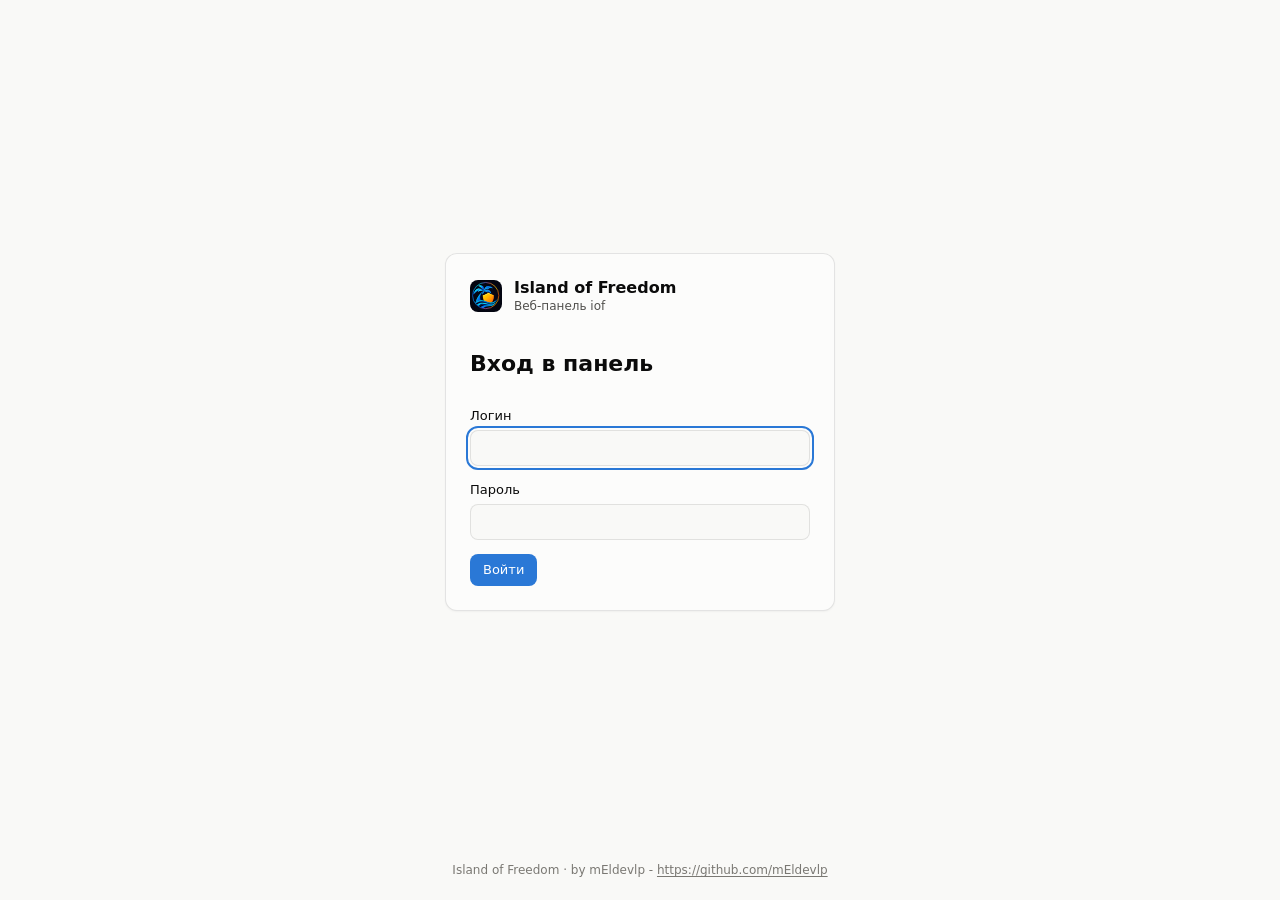
<file: web/static/login.html>
<!doctype html>
<html lang="ru">
<head>
  <meta charset="utf-8">
  <meta name="viewport" content="width=device-width, initial-scale=1">
  <title>Вход · Island of Freedom</title>
  <link rel="icon" href="favicon.svg" type="image/svg+xml">
  <link rel="stylesheet" href="app.css">
  <script src="common.js"></script>
  <script src="login.js" defer></script>
</head>
<body class="login-page">
  <main class="card login-card">
    <div class="brand">
      <img class="logo" src="logo-panel.svg" alt="" width="32" height="32">
      <div><b>Island of Freedom</b><small>Веб-панель iof</small></div>
    </div>
    <h1>Вход в панель</h1>
    <p class="note" id="password-changed" role="status" hidden>Пароль изменён. Войдите с новым паролем.</p>
    <form id="login-form" class="password-form" method="post">
      <div class="field">
        <label for="login">Логин</label>
        <input id="login" name="username" autocomplete="username" maxlength="64" required autofocus>
      </div>
      <div class="field">
        <label for="password">Пароль</label>
        <input id="password" name="password" type="password" autocomplete="current-password" required>
      </div>
      <p class="form-error" id="login-error" role="alert" hidden></p>
      <button class="btn primary" type="submit">Войти</button>
    </form>
  </main>
  <footer class="foot">Island of Freedom · by mEldevlp - <a href="https://github.com/mEldevlp">https://github.com/mEldevlp</a></footer>
</body>
</html>
</file>
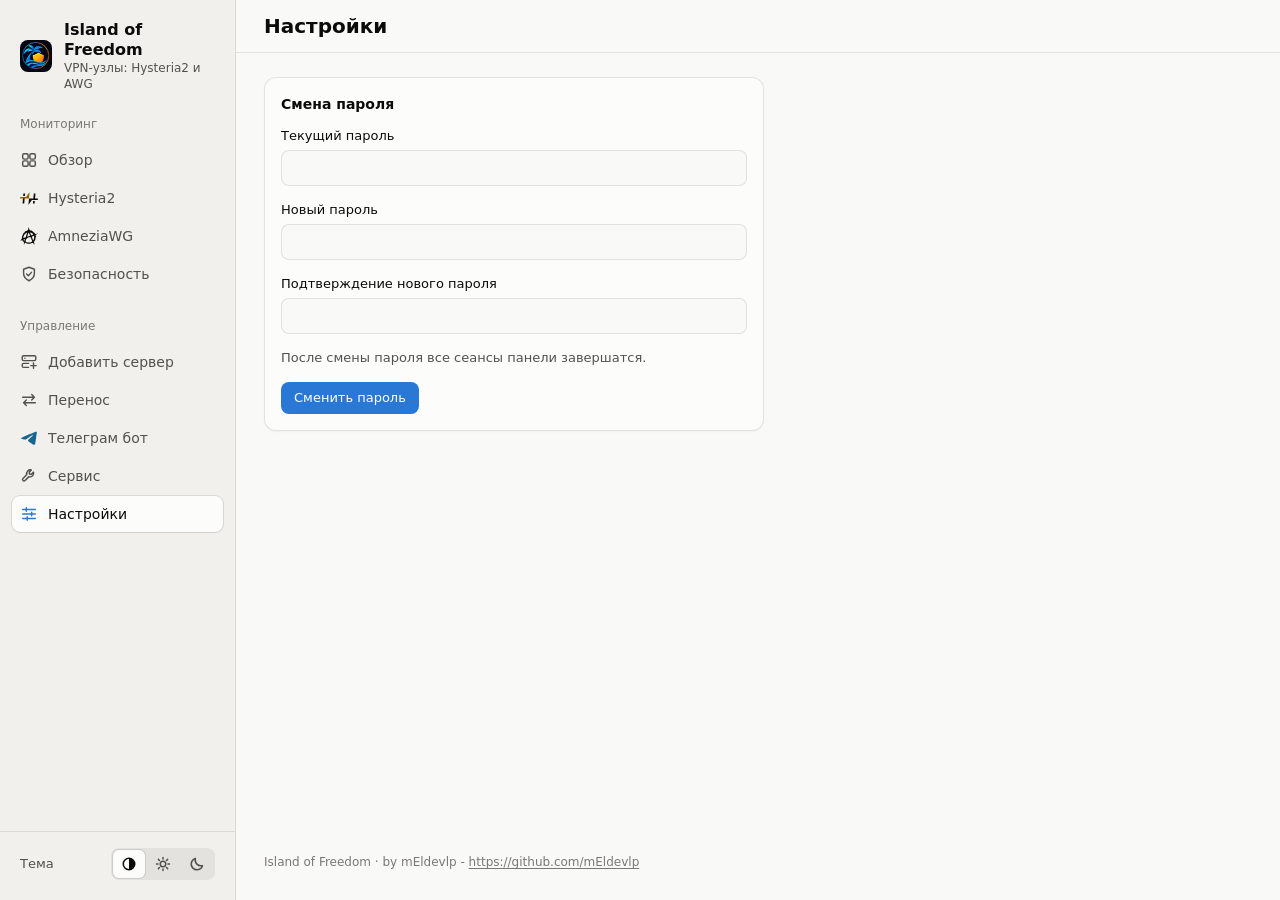
<file: web/static/settings.html>
<!doctype html>
<html lang="ru">
<head>
  <meta charset="utf-8">
  <meta name="viewport" content="width=device-width, initial-scale=1">
  <title>Настройки · Island of Freedom</title>
  <link rel="icon" href="favicon.svg" type="image/svg+xml">
  <link rel="stylesheet" href="app.css">
  <script src="common.js"></script>
  <script src="settings.js" defer></script>
</head>
<body>
  <div class="shell">
    <aside id="sidebar" class="sidebar">
      <a class="brand" href="./">
        <img class="logo" src="logo-panel.svg" alt="" width="32" height="32">
        <span><b>Island of Freedom</b><small>VPN-узлы: Hysteria2 и AWG</small></span>
      </a>
      <nav class="nav" aria-label="Разделы">
        <p class="nav-label">Мониторинг</p>
        <a href="./">
          <svg class="nav-ico" viewBox="0 0 20 20" aria-hidden="true"><rect x="3" y="3" width="6" height="6" rx="1.5"/><rect x="11" y="3" width="6" height="6" rx="1.5"/><rect x="3" y="11" width="6" height="6" rx="1.5"/><rect x="11" y="11" width="6" height="6" rx="1.5"/></svg>
          <span>Обзор</span>
        </a>
        <a href="hy2.html">
          <span class="nav-logo nav-logo-hy2" aria-hidden="true"></span>
          <span>Hysteria2</span>
        </a>
        <a href="awg.html">
          <span class="nav-logo nav-logo-amnezia" aria-hidden="true"></span>
          <span>AmneziaWG</span>
        </a>
        <a href="security.html">
          <svg class="nav-ico" viewBox="0 0 20 20" aria-hidden="true"><path d="M10 2.5l6 2.2v4.5c0 3.7-2.4 6.6-6 8.3-3.6-1.7-6-4.6-6-8.3V4.7zM7.4 10l1.9 1.9 3.4-3.7"/></svg>
          <span>Безопасность</span>
        </a>
        <p class="nav-label">Управление</p>
        <a href="add.html">
          <svg class="nav-ico" viewBox="0 0 20 20" aria-hidden="true"><rect x="2.5" y="3" width="15" height="5.5" rx="1.5"/><path d="M9.5 11.5H4A1.5 1.5 0 0 0 2.5 13v1.5A1.5 1.5 0 0 0 4 16h5.5M15 11v6M12 14h6M5.5 5.75h.01"/></svg>
          <span>Добавить сервер</span>
        </a>
        <a href="migrate.html">
          <svg class="nav-ico" viewBox="0 0 20 20" aria-hidden="true"><path d="M3 7h13M13 4l3 3-3 3M17 13H4M7 10l-3 3 3 3"/></svg>
          <span>Перенос</span>
          <span id="nav-migrate" class="nav-badge" hidden></span>
        </a>
        <a href="bot.html">
          <span class="nav-logo nav-logo-tg" aria-hidden="true"></span>
          <span>Телеграм бот</span>
        </a>
        <a href="service.html">
          <svg class="nav-ico" viewBox="0 0 20 20" aria-hidden="true"><path d="M12.6 3.3a4 4 0 0 0-5 5.1l-4.3 4.3a1.6 1.6 0 0 0 2.3 2.3l4.3-4.3a4 4 0 0 0 5.1-5l-2.4 2.4-2.1-.3-.3-2.1z"/></svg>
          <span>Сервис</span>
        </a>
        <a href="settings.html" aria-current="page">
          <svg class="nav-ico" viewBox="0 0 20 20" aria-hidden="true"><path d="M3 5h14M3 10h14M3 15h14M7 3v4M13 8v4M8 13v4"/></svg>
          <span>Настройки</span>
        </a>
      </nav>
      <div class="side-foot">
        <p id="demo-chip" class="demo-chip" hidden>Демо-режим: данные выдуманы, сервер не нужен</p>
        <div class="theme-row">
          <span id="theme-label">Тема</span>
          <div class="theme" role="group" aria-labelledby="theme-label">
            <button type="button" data-set-theme="auto" title="Как в системе" aria-label="Как в системе"><svg viewBox="0 0 16 16" aria-hidden="true"><circle cx="8" cy="8" r="5.75"/><path class="fill" d="M8 2.25a5.75 5.75 0 0 1 0 11.5z"/></svg></button>
            <button type="button" data-set-theme="light" title="Светлая" aria-label="Светлая"><svg viewBox="0 0 16 16" aria-hidden="true"><circle cx="8" cy="8" r="2.75"/><path d="M8 1.5v1.5M8 13v1.5M1.5 8H3M13 8h1.5M3.4 3.4l1.06 1.06M11.54 11.54l1.06 1.06M3.4 12.6l1.06-1.06M11.54 4.46l1.06-1.06"/></svg></button>
            <button type="button" data-set-theme="dark" title="Тёмная" aria-label="Тёмная"><svg viewBox="0 0 16 16" aria-hidden="true"><path d="M13.5 9.6A5.75 5.75 0 0 1 6.4 2.5a5.75 5.75 0 1 0 7.1 7.1z"/></svg></button>
          </div>
        </div>
      </div>
    </aside>

    <div class="content">
      <header class="page-head">
        <button id="menu-btn" class="btn menu-btn" type="button" aria-controls="sidebar" aria-expanded="false" aria-label="Меню">
          <svg viewBox="0 0 16 16" aria-hidden="true"><path d="M2.5 4h11M2.5 8h11M2.5 12h11" fill="none" stroke="currentColor" stroke-width="1.6" stroke-linecap="round"/></svg>
        </button>
        <div class="page-title"><h1>Настройки</h1></div>
      </header>

      <main>
        <section class="card settings-card">
          <div class="card-head"><h2>Смена пароля</h2></div>
          <form id="password-form" class="password-form pad" method="post">
            <div class="field">
              <label for="current-password">Текущий пароль</label>
              <input id="current-password" name="current-password" type="password" autocomplete="current-password" maxlength="1024" required>
            </div>
            <div class="field">
              <label for="new-password">Новый пароль</label>
              <input id="new-password" name="new-password" type="password" autocomplete="new-password" maxlength="1024" required>
            </div>
            <div class="field">
              <label for="confirm-password">Подтверждение нового пароля</label>
              <input id="confirm-password" name="confirm-password" type="password" autocomplete="new-password" maxlength="1024" required>
            </div>
            <p class="hint">После смены пароля все сеансы панели завершатся.</p>
            <p class="form-error" id="password-error" role="alert" hidden></p>
            <button class="btn primary" type="submit">Сменить пароль</button>
          </form>
        </section>
      </main>
      <footer class="foot">Island of Freedom · by mEldevlp - <a href="https://github.com/mEldevlp">https://github.com/mEldevlp</a></footer>
    </div>
  </div>
</body>
</html>
</file>
<file: web/static/app.css>
/* Цвета: светлая и тёмная тема по настройке системы или по выбору в меню (data-theme на <html>,
   ставит common.js). Поверхности нейтральные, цвет несут статусы и одна акцентная кнопка */
:root {
  color-scheme: light;
  --page: #f9f9f7;
  --surface: #fcfcfb;
  --surface-2: #f3f2ee;
  --side: #f1f0ec;
  --side-on: #fcfcfb;
  --nav-logo-hy2: url("hy2-light-logo.svg");
  --nav-logo-amnezia: url("amnezia-light-logo.svg");
  --nav-logo-tg: url("tg-light-logo.svg");
  --ink: #0b0b0b;
  --ink-2: #52514e;
  --muted: #7a7873;
  --grid: #e1e0d9;
  --axis: #c3c2b7;
  --ring: rgba(11, 11, 11, 0.10);
  --accent: #2a78d6;
  --track: #ebeae5;
  --meter: #7a7873;
  --good: #16a34a;
  --warn: #c98a0b;
  --crit: #d03b3b;
  --good-bg: rgba(22, 163, 74, 0.09);
  --warn-bg: rgba(250, 178, 25, 0.16);
  --crit-bg: rgba(208, 59, 59, 0.09);
  --shadow: 0 1px 2px rgba(11, 11, 11, 0.04);
  --mono: ui-monospace, "Cascadia Mono", "SFMono-Regular", Consolas, monospace;
  /* Одна кривая для всех переходов */
  --ease: cubic-bezier(0.22, 1, 0.36, 1);
  /* Терминал на странице узла тёмный в обеих темах, как окно PuTTY. Цвета берёт term.js */
  --term-bg: #0d0d0d;
  --term-fg: #f0efec;
  --term-cursor: #f0efec;
  --term-sel: rgba(57, 135, 229, 0.4);
  /* Каркас: ширина бокового меню, поля и ширина содержимого */
  --side-w: 236px;
  --gutter: 28px;
  --wrap: 1384px;
}
@media (prefers-color-scheme: dark) {
  :root:not([data-theme="light"]) {
    color-scheme: dark;
    --page: #0d0d0d;
    --surface: #1a1a19;
    --surface-2: #222220;
    --side: #131312;
    --side-on: #262624;
    --nav-logo-hy2: url("hy2-dark-logo.svg");
    --nav-logo-amnezia: url("amnezia-dark-logo.svg");
    --nav-logo-tg: url("tg-dark-logo.svg");
    --ink: #f0efec;
    --ink-2: #c3c2b7;
    --muted: #8f8d87;
    --grid: #2c2c2a;
    --axis: #383835;
    --ring: rgba(255, 255, 255, 0.10);
    --accent: #3987e5;
    --track: #2c2c2a;
    --meter: #8f8d87;
    --good: #4cc38a;
    --warn: #f0b429;
    --crit: #e5484d;
    --good-bg: rgba(76, 195, 138, 0.12);
    --warn-bg: rgba(240, 180, 41, 0.12);
    --crit-bg: rgba(229, 72, 77, 0.14);
    --shadow: none;
  }
}
:root[data-theme="dark"] {
  color-scheme: dark;
  --page: #0d0d0d;
  --surface: #1a1a19;
  --surface-2: #222220;
  --side: #131312;
  --side-on: #262624;
  --nav-logo-hy2: url("hy2-dark-logo.svg");
  --nav-logo-amnezia: url("amnezia-dark-logo.svg");
  --nav-logo-tg: url("tg-dark-logo.svg");
  --ink: #f0efec;
  --ink-2: #c3c2b7;
  --muted: #8f8d87;
  --grid: #2c2c2a;
  --axis: #383835;
  --ring: rgba(255, 255, 255, 0.10);
  --accent: #3987e5;
  --track: #2c2c2a;
  --meter: #8f8d87;
  --good: #4cc38a;
  --warn: #f0b429;
  --crit: #e5484d;
  --good-bg: rgba(76, 195, 138, 0.12);
  --warn-bg: rgba(240, 180, 41, 0.12);
  --crit-bg: rgba(229, 72, 77, 0.14);
  --shadow: none;
}

* { box-sizing: border-box; }
/* hidden должен скрывать и элементы, которым задан display */
[hidden] { display: none !important; }
html { -webkit-text-size-adjust: 100%; }
body {
  margin: 0;
  background: var(--page);
  color: var(--ink);
  font: 14px/20px system-ui, -apple-system, "Segoe UI", Roboto, sans-serif;
}
h1, h2, p { margin: 0; }
code, .mono { font-family: var(--mono); font-size: 12px; }
.sr-only {
  position: absolute; width: 1px; height: 1px; overflow: hidden;
  clip: rect(0 0 0 0); white-space: nowrap;
}

/* Каркас: боковое меню слева, справа шапка страницы, содержимое и подвал */
.shell { display: grid; grid-template-columns: var(--side-w) minmax(0, 1fr); min-height: 100vh; }
.content { display: flex; flex-direction: column; min-width: 0; }

/* Боковое меню: логотип, иконки пунктов, подписи разделов и «Тема» начинаются на 20px от края */
.sidebar {
  position: sticky; top: 0; height: 100vh; overflow-y: auto;
  display: flex; flex-direction: column;
  background: var(--side);
  border-right: 1px solid var(--ring);
}
.brand {
  display: flex; align-items: center; gap: 12px;
  padding: 20px 20px 12px;
  color: inherit; text-decoration: none;
}
.logo { width: 32px; height: 32px; flex: none; object-fit: contain; border-radius: 8px; }
.brand b { display: block; font-size: 16px; font-weight: 600; line-height: 20px; }
.brand small { display: block; font-size: 12px; line-height: 16px; color: var(--ink-2); }

.nav { display: flex; flex-direction: column; gap: 2px; padding: 0 12px 12px; }
.nav-label { padding: 24px 8px 8px; font-size: 12px; line-height: 16px; font-weight: 500; color: var(--muted); }
.nav-label:first-child { padding-top: 12px; }
.nav a {
  display: flex; align-items: center; gap: 10px;
  min-height: 36px; padding: 0 8px; border-radius: 8px;
  color: var(--ink-2); text-decoration: none; font-weight: 500;
  transition: background-color 0.12s var(--ease), color 0.12s var(--ease);
}
.nav a:hover { background: color-mix(in srgb, var(--ink) 5%, transparent); color: var(--ink); }
.nav a[aria-current] { background: var(--side-on); color: var(--ink); box-shadow: 0 0 0 1px var(--ring), var(--shadow); }
.nav-ico, .nav-logo { width: 18px; height: 18px; flex: none; }
.nav-ico {
  fill: none; stroke: currentColor; stroke-width: 1.6; stroke-linecap: round; stroke-linejoin: round;
}
.nav a[aria-current] .nav-ico { color: var(--accent); }
.nav-logo { background: center / contain no-repeat; }
.nav-logo-hy2 { background-image: var(--nav-logo-hy2); }
.nav-logo-amnezia { background-image: var(--nav-logo-amnezia); }
.nav-logo-tg { background-image: var(--nav-logo-tg); }
/* Отметка у пункта меню, например «идёт» у переноса */
.nav-badge {
  margin-left: auto; padding: 0 6px; border-radius: 4px;
  font-size: 12px; font-weight: 500; line-height: 20px; white-space: nowrap;
  background: var(--warn-bg); color: var(--ink);
  border: 1px solid color-mix(in srgb, var(--warn) 45%, transparent);
}

.side-foot { margin-top: auto; padding: 16px 20px 20px; border-top: 1px solid var(--ring); display: grid; gap: 12px; }
.demo-chip {
  padding: 8px 12px; border-radius: 8px; font-size: 12px; line-height: 16px; color: var(--ink-2);
  background: var(--surface); border: 1px solid var(--ring);
}
.theme-row { display: flex; align-items: center; justify-content: space-between; gap: 8px; font-size: 13px; color: var(--ink-2); }
.theme { display: inline-flex; gap: 2px; padding: 2px; border-radius: 8px; background: color-mix(in srgb, var(--ink) 6%, transparent); }
.theme button {
  display: grid; place-items: center; width: 32px; height: 28px; padding: 0;
  border: 0; border-radius: 6px; background: none; color: var(--ink-2); cursor: pointer;
  transition: background-color 0.12s var(--ease), color 0.12s var(--ease);
}
.theme button:hover { color: var(--ink); }
.theme button[aria-pressed="true"] { background: var(--surface); color: var(--ink); box-shadow: 0 0 0 1px var(--ring); }
.theme svg { width: 16px; height: 16px; fill: none; stroke: currentColor; stroke-width: 1.5; stroke-linecap: round; stroke-linejoin: round; }
.theme svg .fill { fill: currentColor; stroke: none; }

/* Шапка страницы: заголовок и действия, на узком экране ещё кнопка меню */
.page-head {
  position: sticky; top: 0; z-index: 5;
  display: flex; align-items: center; gap: 12px 20px; flex-wrap: wrap;
  padding: 12px max(var(--gutter), calc((100% - var(--wrap)) / 2));
  background: var(--page);
  border-bottom: 1px solid var(--ring);
}
.page-title { margin-right: auto; min-width: 0; }
.page-title h1 { font-size: 20px; font-weight: 600; line-height: 28px; }
.page-title p { font-size: 13px; color: var(--ink-2); }
.node-heading { display: flex; align-items: center; gap: 8px; width: fit-content; max-width: 100%; }
.node-heading h1 { overflow-wrap: anywhere; min-width: 0; }
.rename-open { opacity: 0; flex-shrink: 0; }
.node-heading:hover .rename-open, .node-heading:focus-within .rename-open { opacity: 1; }
.rename-form { max-width: 480px; }
.rename-row { display: flex; flex-wrap: wrap; align-items: center; gap: 8px; }
.rename-row input { flex: 1 1 180px; min-width: 0; }
@media (hover: none) { .rename-open { opacity: 1; } }
.controls { display: flex; align-items: center; gap: 8px; flex-wrap: wrap; }
.scrim { display: none; }
.stamp { font-size: 13px; color: var(--ink-2); font-variant-numeric: tabular-nums; }

select, input[type="search"], .btn {
  height: 32px;
  border: 1px solid var(--ring);
  border-radius: 8px;
  background: var(--surface);
  color: var(--ink);
  font: inherit;
  font-size: 13px;
}
select { padding: 0 8px; }
input[type="search"] { padding: 0 12px; width: 240px; max-width: 100%; }
input[type="search"]::placeholder { color: var(--muted); }
.btn {
  display: inline-flex; align-items: center; gap: 6px;
  padding: 0 12px; cursor: pointer; font-weight: 500;
  transition: background-color 0.12s var(--ease), border-color 0.12s var(--ease), transform 0.12s var(--ease);
}
.btn svg { width: 14px; height: 14px; }
.btn:hover { background: var(--surface-2); }
.btn:active:not(:disabled) { transform: scale(0.98); }
.btn[aria-busy="true"] svg { animation: spin 0.9s linear infinite; }
.btn[aria-busy="true"] { cursor: progress; }
@keyframes spin { to { transform: rotate(360deg); } }
:focus-visible { outline: 2px solid var(--accent); outline-offset: 2px; }
/* Кнопка меню видна только на узком экране, там меню выезжает слева */
.menu-btn { display: none; width: 32px; padding: 0; justify-content: center; }
.menu-btn svg { width: 16px; height: 16px; }

/* Раскладки внутри main подстраиваются под его ширину (container queries внизу файла),
   а не под ширину окна: место занимает ещё и боковое меню */
/* Мастер первого запуска использует те же поля, что добавление сервера. */
#overview-content { display: flex; flex-direction: column; gap: 16px; }
.setup-form > .field, .setup-form > .hint { margin: 0 16px 16px; }
.setup-form select {
  width: 100%; min-height: 36px; padding: 8px 12px;
  border: 1px solid var(--ring); border-radius: 8px;
  background: var(--page); color: var(--ink); font: inherit;
}

main {
  container: content / inline-size;
  flex: 1;
  width: 100%; max-width: calc(var(--wrap) + 2 * var(--gutter));
  margin: 0 auto;
  padding: 24px var(--gutter) 8px;
  display: flex; flex-direction: column; gap: 16px;
}

.card {
  background: var(--surface);
  border: 1px solid var(--ring);
  border-radius: 12px;
  box-shadow: var(--shadow);
  min-width: 0;
}
.card-head {
  display: flex; align-items: center; justify-content: space-between; gap: 8px 16px;
  flex-wrap: wrap;
  padding: 16px 16px 12px;
}
.card h2 { font-size: 14px; font-weight: 600; }
.count { color: var(--muted); font-weight: 400; margin-left: 4px; font-variant-numeric: tabular-nums; }
.filters { display: flex; align-items: center; gap: 12px; flex-wrap: wrap; }
.check { display: inline-flex; align-items: center; gap: 6px; font-size: 13px; color: var(--ink-2); cursor: pointer; }
.check input { margin: 0; accent-color: var(--accent); }

/* Сообщение об ошибке связи с панелью: та же плашка, что .note и .form-error */
.alert {
  padding: 8px 12px;
  border-radius: 8px;
  background: var(--crit-bg);
  border: 1px solid color-mix(in srgb, var(--crit) 35%, transparent);
  font-size: 13px;
}

/* Общее состояние */
.health {
  display: flex; gap: 12px; align-items: flex-start;
  padding: 16px 20px;
  border-radius: 12px;
  border: 1px solid var(--ring);
  background: var(--surface);
}
.health.good { background: var(--good-bg); border-color: color-mix(in srgb, var(--good) 30%, transparent); }
.health.crit { background: var(--crit-bg); border-color: color-mix(in srgb, var(--crit) 35%, transparent); }
.health.warn { background: var(--warn-bg); border-color: color-mix(in srgb, var(--warn) 45%, transparent); }
/* Только сводка отдельного узла: аудит и состояние бота сохраняют сплошную подложку. */
.node-health.crit { background: linear-gradient(to right, var(--crit-bg), transparent 25%) var(--surface); }
.node-health.warn { background: linear-gradient(to right, var(--warn-bg), transparent 25%) var(--surface); }
.health .big-ico { width: 24px; height: 24px; flex: none; }
.health h2 { font-size: 16px; font-weight: 600; line-height: 24px; }
.health .sub { color: var(--ink-2); font-size: 13px; }
.issues { list-style: none; margin: 12px 0 0; padding: 0; display: grid; gap: 4px; }
.issues li { display: flex; gap: 8px; align-items: baseline; }
.issues b { font-weight: 500; }

/* Плитки сводки: подпись, число, пояснение */
.kpis { display: grid; grid-template-columns: repeat(5, minmax(0, 1fr)); gap: 12px; }
.kpi {
  background: var(--surface);
  border: 1px solid var(--ring);
  border-radius: 12px;
  padding: 16px;
  box-shadow: var(--shadow);
  min-width: 0;
  transition: border-color 0.12s var(--ease);
}
.kpi .label { font-size: 13px; color: var(--ink-2); }
.kpi .value { font-size: 28px; font-weight: 500; line-height: 32px; margin-top: 4px; font-variant-numeric: tabular-nums; }
.kpi .value small { font-size: 14px; font-weight: 400; color: var(--ink-2); margin-left: 4px; }
.kpi .sub { font-size: 13px; color: var(--ink-2); margin-top: 4px; }
.kpi .sub + .sub { margin-top: 0; }

/* Статус: иконка + подпись, цвет никогда не один */
.st { display: inline-flex; align-items: center; gap: 6px; white-space: nowrap; }
.ico { width: 14px; height: 14px; flex: none; }
.ico.good { color: var(--good); }
.ico.warn { color: var(--warn); }
.ico.crit { color: var(--crit); }
.ico.none { color: var(--muted); }
.muted { color: var(--muted); }
.sub-line { display: block; font-size: 12px; line-height: 16px; color: var(--ink-2); margin-top: 4px; white-space: nowrap; }

/* Таблица узлов. Крайние колонки с отступом 16px, как заголовок карточки */
.table-wrap { overflow-x: auto; }

table.nodes { width: 100%; border-collapse: collapse; font-variant-numeric: tabular-nums; }
.nodes th {
  text-align: left; font-size: 12px; font-weight: 500; color: var(--ink-2);
  padding: 8px; background: var(--surface-2);
  border-top: 1px solid var(--grid); border-bottom: 1px solid var(--grid);
  white-space: nowrap;
}
.nodes td { padding: 12px 8px; border-bottom: 1px solid var(--grid); vertical-align: top; }
.nodes th:first-child, .nodes td:first-child { padding-left: 16px; }
.nodes th:last-child, .nodes td:last-child { padding-right: 16px; }
.nodes tbody tr:last-child td { border-bottom: 0; }
.nodes tbody tr:is(:hover, :focus-within) { background-color: color-mix(in srgb, var(--surface-2) 60%, transparent); }
.nodes tr.is-controller { background-color: color-mix(in srgb, var(--accent) 6%, var(--surface)); }
.nodes tr.is-controller:is(:hover, :focus-within) { background-color: color-mix(in srgb, var(--accent) 12%, var(--surface)); }
/* Подложка одна на всю строку: постепенно исчезает на первой четверти ширины. */
.nodes tr.is-crit { background-image: linear-gradient(to right, var(--crit-bg), transparent 25%); }
.nodes tr.is-warn { background-image: linear-gradient(to right, var(--warn-bg), transparent 25%); }
.nodes tr.is-crit td:first-child { box-shadow: inset 3px 0 0 var(--crit); }
.nodes tr.is-warn td:first-child { box-shadow: inset 3px 0 0 var(--warn); }
.nodes .num { text-align: right; }
.nodes .col-meter { width: 112px; }
.node-name { display: flex; align-items: center; gap: 6px; font-weight: 500; }
@font-face {
  font-family: "Twemoji Country Flags";
  src: url("TwemojiCountryFlags.woff2") format("woff2");
  font-display: block;
}
.node-flag { font: 16px/1 "Twemoji Country Flags", sans-serif; }
.node-status { white-space: normal; }
.node-status .st { align-items: baseline; white-space: normal; }
.node-status .ico { align-self: flex-start; margin-top: 2px; }
.node-cell { display: flex; gap: 8px; align-items: flex-start; }
.node-cell .ico { margin-top: 3px; }
.offline { color: var(--ink-2); }

/* Полоска ЦП, памяти, диска: в норме нейтральная, цвет только у внимания и проблемы */
.meter { min-width: 92px; }
.meter .top { display: flex; align-items: center; gap: 4px; font-weight: 500; }
.meter .top .ico { width: 12px; height: 12px; }
.track { height: 6px; border-radius: 3px; background: var(--track); margin-top: 4px; overflow: hidden; }
.track i { display: block; height: 100%; border-radius: 3px; background: var(--meter); min-width: 2px; }
.track i.warn { background: var(--warn); }
.track i.crit { background: var(--crit); }

.empty { padding: 16px; color: var(--ink-2); font-size: 13px; }
.empty code { background: var(--surface-2); padding: 1px 4px; border-radius: 4px; }

/* Нижние списки */
.grid3 { display: grid; grid-template-columns: repeat(3, minmax(0, 1fr)); gap: 16px; align-items: start; }
.list { padding: 0 16px 8px; }
.list .item { padding: 12px 0; border-top: 1px solid var(--grid); }
.item-head { display: flex; justify-content: space-between; align-items: baseline; gap: 8px; }
.item-title { font-weight: 500; overflow-wrap: anywhere; }
.item-meta { font-size: 12px; color: var(--muted); white-space: nowrap; font-variant-numeric: tabular-nums; }
.route { display: grid; grid-template-columns: auto 1fr; gap: 4px 12px; margin-top: 8px; font-size: 13px; }
.route .proto { color: var(--ink-2); font-weight: 500; font-size: 12px; padding-top: 1px; }
.route .path { font-family: var(--mono); font-size: 12px; overflow-wrap: anywhere; }
.route .arrow { color: var(--muted); padding: 0 4px; }
.chips { display: flex; flex-wrap: wrap; gap: 4px; margin-top: 8px; }
/* Метки: нейтральные, с небольшим скруглением. .tag — то же самое внутри строки */
.chip, .tag {
  font-size: 12px; line-height: 18px; padding: 0 6px; border-radius: 4px;
  background: var(--surface-2); color: var(--ink-2); border: 1px solid var(--grid);
}
.list .empty { padding: 4px 0 12px; border-top: 0; }

a.kpi-link, a.item-link { color: inherit; text-decoration: none; display: block; }
a.kpi-link:hover { border-color: color-mix(in srgb, var(--ink) 24%, transparent); }
a.item-link:hover .item-title { color: var(--accent); }

.btn.primary { background: var(--accent); border-color: transparent; color: #fff; }
.btn.primary:hover { background: color-mix(in srgb, var(--accent) 88%, #000); }
.btn:disabled { opacity: 0.5; cursor: default; }
.btn.small { height: 28px; padding: 0 10px; font-size: 12px; }
.card-note { font-size: 13px; color: var(--ink-2); }

/* Страница Hysteria2 */
.hy2-layout { display: grid; grid-template-columns: minmax(240px, 300px) minmax(0, 1fr); gap: 16px; align-items: start; }
.group-list { padding: 0 8px 8px; display: grid; gap: 2px; }
.group-list .empty { padding: 4px 8px 12px; }
/* Выбранная группа — ступень поверхности и тонкая рамка, как активный пункт меню */
.group-item {
  display: block; padding: 8px; border-radius: 8px;
  color: inherit; text-decoration: none;
  transition: background-color 0.12s var(--ease);
}
.group-item:hover { background: var(--surface-2); }
.group-item[aria-current="true"] { background: var(--surface-2); box-shadow: 0 0 0 1px var(--ring); }
.group-item .item-title { display: inline-flex; align-items: center; gap: 4px; }

.group-detail .card-head { align-items: flex-start; }
.actions { display: flex; align-items: center; gap: 12px; flex-wrap: wrap; }
.note {
  display: flex; gap: 8px; align-items: flex-start;
  margin: 0 16px 12px; padding: 8px 12px; border-radius: 8px; font-size: 13px;
}
.note .ico { margin-top: 3px; }
.note.warn { background: var(--warn-bg); border: 1px solid color-mix(in srgb, var(--warn) 45%, transparent); }
.note code { background: var(--surface); padding: 1px 4px; border-radius: 4px; }
.group-body { display: grid; grid-template-columns: minmax(0, 1fr) auto; gap: 16px; padding: 0 16px; }
.links { list-style: none; margin: 0; padding: 0; min-width: 0; }
.link {
  display: flex; align-items: center; gap: 12px;
  padding: 8px 0; border-top: 1px solid var(--grid);
}
.link-main { flex: 1; min-width: 0; }
.link-title { font-weight: 500; display: flex; align-items: baseline; gap: 8px; flex-wrap: wrap; }
.link-title .mono { font-weight: 400; }
.link-url {
  display: block; margin-top: 2px; font-size: 12px; line-height: 16px; color: var(--ink-2);
  white-space: nowrap; overflow: hidden; text-overflow: ellipsis;
}
.link-actions { display: flex; gap: 8px; flex: none; }
.qr-all { margin: 0; padding-top: 8px; width: 240px; text-align: center; }
.qr-all figcaption { font-size: 12px; color: var(--ink-2); margin-top: 8px; }
/* QR всегда на белом: тёмный фон сканеры читают плохо */
img.qr { display: block; width: 100%; max-width: 240px; height: auto; margin: 0 auto; background: #fff; border-radius: 8px; padding: 8px; }
.qr-placeholder {
  display: grid; place-items: center; min-height: 160px; padding: 16px;
  border: 1px dashed var(--axis); border-radius: 8px; font-size: 13px; color: var(--ink-2); text-align: center;
}
.hint { margin: 0; font-size: 13px; color: var(--ink-2); }
.group-detail > .hint { padding: 12px 16px 16px; }

.cmds { margin: 0; padding: 0 16px 16px; display: grid; grid-template-columns: max-content 1fr; gap: 8px 16px; font-size: 13px; }
.cmds dt { margin: 0; }
.cmds dd { margin: 0; color: var(--ink-2); }

/* Диалог: QR-код на Hysteria2, подтверждение действий на «Безопасности» и Hysteria2 */
.dialog {
  border: 1px solid var(--ring); border-radius: 12px; padding: 16px;
  background: var(--surface); color: var(--ink); width: min(520px, calc(100vw - 32px));
}
.dialog::backdrop { background: rgba(0, 0, 0, 0.45); }
.dialog-head { display: flex; justify-content: space-between; align-items: center; gap: 8px; margin-bottom: 12px; }
.dialog h2 { margin: 0; font-size: 14px; font-weight: 600; overflow-wrap: anywhere; }
.dialog-body { display: grid; gap: 12px; font-size: 13px; }
.dialog-body p { margin: 0; }
.dialog-field { display: grid; gap: 4px; font-weight: 500; }
.dialog-field select { width: 100%; }
.act-state { display: grid; gap: 0; padding: 8px 12px; border: 1px solid var(--grid); border-radius: 8px; overflow-wrap: anywhere; }
.act-list { display: grid; gap: 12px; }
.act-item { display: grid; gap: 8px; justify-items: start; padding-top: 12px; border-top: 1px solid var(--grid); }
.act-item p { color: var(--ink-2); }
.dialog-body .note { margin: 0; }
.dialog-body .btn-row { padding: 0; }
.qr-dialog { width: min(340px, calc(100vw - 32px)); }
.qr-dialog img.qr { max-width: 280px; }
.qr-dialog .hint { padding: 12px 0 0; text-align: center; }

/* Страница «Добавить сервер» */
.add-layout { display: grid; grid-template-columns: minmax(0, 1.25fr) minmax(0, 1fr); gap: 16px; align-items: start; }
.side { display: grid; gap: 16px; min-width: 0; }
.form fieldset { border: 0; margin: 0; padding: 0 16px 16px; min-width: 0; }
.form legend {
  float: left; width: 100%; padding: 16px 0 12px;
  border-top: 1px solid var(--grid);
  font-size: 13px; font-weight: 600; color: var(--ink-2);
}
.form legend + * { clear: both; }
.form-grid { display: grid; grid-template-columns: repeat(2, minmax(0, 1fr)); gap: 12px 16px; }
.field { min-width: 0; }
.field label { display: block; font-size: 13px; font-weight: 500; margin-bottom: 4px; }
.field input, .field textarea {
  width: 100%; height: 36px; padding: 0 12px;
  border: 1px solid var(--ring); border-radius: 8px;
  background: var(--page); color: var(--ink); font: inherit;
}
.field textarea { height: auto; padding: 8px 12px; font-family: var(--mono); font-size: 12px; resize: vertical; }
.field input::placeholder, .field textarea::placeholder { color: var(--muted); }
.field .hint { margin-top: 4px; font-size: 12px; line-height: 16px; }
.field [aria-invalid="true"] { border-color: var(--crit); }
.field-error { margin: 4px 0 0; font-size: 12px; color: var(--crit); font-weight: 500; }
.login-page { min-height: 100vh; display: grid; grid-template-rows: 1fr auto; place-items: center; padding: 20px; }
.login-page > .foot { text-align: center; padding: 16px 0 0; }
.login-card { width: min(100%, 390px); padding: 24px; }
.login-card .brand { padding: 0; }
.login-card h1 { margin: 24px 0 16px; font-size: 22px; }
.settings-card { max-width: 500px; }
.password-form { display: grid; gap: 14px; }
.password-form > .btn { justify-self: start; }
.password-form .form-error { margin: 0; }
.input-row { display: flex; gap: 8px; align-items: center; margin-top: 0; }
.input-row input { flex: 1; }
.bot-server-form { padding: 0 16px 16px; }
.bot-server-form .input-row { flex-wrap: wrap; align-items: stretch; }
.bot-server-form .btn { flex: none; }
#bot-server { flex: 1 1 180px; min-width: 0; }
.field textarea + .input-row { margin-top: 8px; align-items: flex-start; }
.file-btn { cursor: pointer; flex: none; }
.seg {
  display: inline-flex; flex-wrap: wrap; gap: 2px; margin-top: 16px; padding: 4px;
  border-radius: 10px; background: var(--surface-2); border: 1px solid var(--ring);
}
.seg label { cursor: pointer; }
.seg input { position: absolute; opacity: 0; pointer-events: none; }
.seg span {
  display: block; padding: 4px 12px; border-radius: 6px; font-size: 13px; font-weight: 500; color: var(--ink-2);
  transition: background-color 0.12s var(--ease), color 0.12s var(--ease);
}
.seg input:checked + span { background: var(--surface); color: var(--ink); box-shadow: 0 0 0 1px var(--ring); }
.seg input:focus-visible + span { outline: 2px solid var(--accent); outline-offset: 1px; }
.auth-pane { margin-top: 12px; }
.note-plain { margin: 12px 0 0; font-size: 13px; color: var(--ink-2); }
.more { margin-top: 12px; }
.more summary { cursor: pointer; font-size: 13px; font-weight: 500; color: var(--ink-2); margin-bottom: 8px; }
.form-error {
  display: flex; gap: 8px; align-items: flex-start; margin: 0 16px 12px; padding: 8px 12px;
  border-radius: 8px; font-size: 13px; background: var(--crit-bg);
  border: 1px solid color-mix(in srgb, var(--crit) 35%, transparent);
}
.form-error .ico { margin-top: 3px; }
.form-actions { display: flex; justify-content: flex-end; gap: 8px; flex-wrap: wrap; padding: 0 16px 16px; }
/* Плашка над содержимым страницы, например о незавершённом переносе управляющего сервера */
.note.banner, .form-error.banner { margin: 0; }
.pad .check + .hint { margin-top: 4px; }
pre.code {
  margin: 8px 0; padding: 8px 12px; border-radius: 8px; background: var(--surface-2);
  font-family: var(--mono); font-size: 12px; white-space: pre-wrap; word-break: break-all;
}
pre.log {
  margin: 0 16px 16px; padding: 8px 12px; min-height: 80px; max-height: 380px; overflow: auto;
  border: 1px solid var(--grid); border-radius: 8px; background: var(--page);
  font-family: var(--mono); font-size: 12px; line-height: 18px; white-space: pre-wrap; overflow-wrap: anywhere;
}
.note.good { background: var(--good-bg); border: 1px solid color-mix(in srgb, var(--good) 30%, transparent); }
.note.crit { background: var(--crit-bg); border: 1px solid color-mix(in srgb, var(--crit) 35%, transparent); }
.note a { color: var(--accent); }
.steps { margin: 0; padding: 0 16px 12px 36px; font-size: 13px; }
.steps li { margin: 4px 0; }
.pad { padding: 0 16px 16px; }
.pad .chips { margin-top: 4px; }
.spinner {
  width: 12px; height: 12px; border-radius: 50%; flex: none;
  border: 2px solid var(--grid); border-top-color: var(--accent); animation: spin 0.8s linear infinite;
}

/* Ссылка на страницу узла из таблиц и списков; строку таблицы можно нажать целиком */
.node-link { color: inherit; text-decoration: none; }
.node-link:hover { color: var(--accent); text-decoration: underline; text-underline-offset: 2px; }
.nodes tr[data-href] { cursor: pointer; }
.page-title p a { color: inherit; }
.page-title p a:hover { color: var(--accent); }

/* Кнопки действий: ряд под содержимым карточки, опасное действие красным */
.btn-row { display: flex; gap: 8px; flex-wrap: wrap; align-items: center; padding: 0 16px 16px; }
.btn.danger { color: var(--crit); }
.btn.danger:hover { background: var(--crit-bg); }
.card.danger-zone { border-color: color-mix(in srgb, var(--crit) 30%, transparent); }

/* Пары «название — значение» */
.kv {
  margin: 0; padding: 0 16px 16px;
  display: grid; grid-template-columns: max-content minmax(0, 1fr); gap: 8px 16px; font-size: 13px;
}
.kv dt { color: var(--ink-2); }
.kv dd { margin: 0; min-width: 0; overflow-wrap: anywhere; }
.kv .meter { max-width: 220px; }

.grid2 { display: grid; grid-template-columns: repeat(2, minmax(0, 1fr)); gap: 16px; align-items: start; }

/* Терминал на странице узла (term.js). Отступ внутри задан у .xterm: его учитывает подгонка
   размера xterm.js, а отступ у .term-box она бы не учла */
.term-target { margin-left: 8px; font-size: 12px; font-weight: 400; color: var(--ink-2); }
.term-box {
  height: 440px; margin: 0 16px; overflow: hidden;
  border: 1px solid var(--ring); border-radius: 8px; background: var(--term-bg);
}
.term-box .xterm { height: 100%; padding: 8px 0 8px 12px; }
.term-hint { padding: 12px 16px 16px; }
.term-card:fullscreen { display: flex; flex-direction: column; border-radius: 0; border: 0; }
.term-card:fullscreen .term-body { flex: 1; min-height: 0; display: flex; flex-direction: column; }
.term-card:fullscreen .term-box { flex: 1; height: auto; min-height: 0; margin-bottom: 16px; }
.term-card:fullscreen .term-hint { display: none; }

/* Форма новой группы в карточке групп */
.inline-form { display: flex; flex-wrap: wrap; gap: 8px; padding: 0 16px 12px; }
.inline-form input {
  flex: 1 1 160px; min-width: 0; height: 32px; padding: 0 12px;
  border: 1px solid var(--ring); border-radius: 8px; background: var(--page); color: var(--ink); font: inherit; font-size: 13px;
}
.inline-form input[aria-invalid="true"] { border-color: var(--crit); }
.inline-form .hint { flex-basis: 100%; }

/* Списки с раскрывающимися строками: задачи панели (строка раскрывается в лог) и проверки
   на странице «Безопасность» */
.jobs, .checks { list-style: none; margin: 0; padding: 0 16px 8px; }
.jobs li, .checks li { border-top: 1px solid var(--grid); }
.jobs summary, .checks summary { display: flex; align-items: center; gap: 8px 16px; flex-wrap: wrap; padding: 12px 0; cursor: pointer; }
.jobs summary .item-title { flex: 1 1 200px; }
.jobs pre.log { margin: 0 0 12px; }
.schedule { padding: 0 16px 8px; }
.schedule-row {
  display: grid; grid-template-columns: minmax(0, 1fr) auto; align-items: start;
  gap: 8px 24px; padding: 14px 0; border-top: 1px solid var(--grid);
}
.schedule-row label { font-weight: 600; }
.schedule-row .hint { margin: 4px 0 0; }
.schedule-controls { display: flex; flex-wrap: wrap; align-items: center; gap: 8px; }
.schedule-controls input {
  height: 36px; padding: 0 10px; border: 1px solid var(--ring); border-radius: 8px;
  background: var(--page); color: var(--ink); font: inherit;
}
.schedule-controls input:disabled { opacity: .6; }
.cron-command { margin: 0 0 12px; }
.cron-actions { padding-bottom: 12px; }
#cron-journal-link { text-decoration: none; }
#cron-delete-details .code { margin: 0; }
@media (max-width: 600px) {
  .schedule-row { grid-template-columns: minmax(0, 1fr); }
}

/* Страница «Безопасность». Сводка блока — .health внутри карточки. Строка проверки: оценка,
   название, значение; раскрывается в «почему это важно», значения по узлам и «как исправить».
   Колонка оценки 112px, содержимое раскрытой строки начинается под названием */
.card > .health, .security-fold > .health { margin: 0 16px 16px; padding: 12px 16px; border-radius: 8px; }
/* Секции закрыты при входе; их оболочка не заменяется при обновлении результатов. */
.security-fold > summary { display: flex; align-items: center; gap: 12px; padding: 16px; cursor: pointer; list-style: none; border-radius: 12px; }
.security-fold > summary::-webkit-details-marker { display: none; }
.security-fold > summary::before { content: ""; width: 6px; height: 6px; flex: none; border: solid var(--ink-2); border-width: 0 2px 2px 0; transform: rotate(-45deg); }
.security-fold[open] > summary::before { transform: rotate(45deg); }
.security-fold > .card-head { padding-top: 0; justify-content: flex-end; }
.check-group { margin: 0; padding: 8px 16px 8px; font-size: 13px; font-weight: 600; color: var(--ink-2); }
.checks summary { align-items: baseline; }
.checks summary .st { flex: 0 0 112px; }
.checks summary .item-title { flex: 0 1 220px; }
.check-value { flex: 1 1 280px; min-width: 0; font-size: 13px; color: var(--ink-2); overflow-wrap: anywhere; }
.check-body { display: grid; gap: 12px; padding: 0 0 16px 128px; font-size: 13px; }
.check-body p { margin: 0; }
.check-why { max-width: 760px; color: var(--ink-2); }
.check-nodes { margin: 0; display: grid; grid-template-columns: max-content minmax(0, 1fr); gap: 8px 16px; }
.check-nodes dt { font-weight: 500; }
.check-nodes dd { margin: 0; min-width: 0; overflow-wrap: anywhere; }
.check-status { display: flex; gap: 6px; align-items: flex-start; }
.check-status .ico { margin-top: 3px; }
.check-detail { display: block; margin-top: 4px; font-size: 12px; line-height: 16px; color: var(--ink-2); overflow-wrap: anywhere; }
.check-facts .check-detail:first-child { margin-top: 0; }
.fix { display: grid; gap: 4px; min-width: 0; }
.fix h4 { margin: 0; font-size: 13px; font-weight: 600; }
.fix h4 .muted { font-weight: 400; margin-left: 4px; }
/* Команда с кнопкой «Копировать» */
.cmd { display: flex; gap: 8px; align-items: flex-start; min-width: 0; }
.cmd pre.code { flex: 1; min-width: 0; margin: 0; }
.cmd .btn { flex: none; }
.check-actions { display: flex; flex-wrap: wrap; align-items: center; gap: 8px 12px; }
.check-note { display: flex; gap: 6px; align-items: flex-start; margin-top: 4px; }
.check-note .ico { margin-top: 3px; }

/* Проверка с ПК: ожидание отчёта (обратный отсчёт, шаги, мишени по узлам) и слои узла в таблице
   «с ПК — контроль — итог». Таблица без фона в шапке: она внутри раскрытой строки проверки */
.probe-wait { display: grid; gap: 12px; margin: 0 16px 16px; padding: 12px 16px; border: 1px solid var(--ring); border-radius: 8px; font-size: 13px; }
.probe-wait .note { margin: 0; }
.probe-line { margin: 0; display: flex; align-items: center; gap: 8px; flex-wrap: wrap; }
.countdown { font-weight: 500; font-variant-numeric: tabular-nums; }
.probe-steps { margin: 0; padding-left: 20px; display: grid; gap: 8px; }
.probe-steps li { padding-left: 4px; }
.probe-steps .cmd { margin-top: 4px; }
.probe-steps code, .probe-wait .note code { font-family: var(--mono); font-size: 12px; }
.probe-wait a { color: var(--accent); text-underline-offset: 2px; }
table.trace { width: 100%; border-collapse: collapse; font-size: 13px; font-variant-numeric: tabular-nums; }
.trace th { text-align: left; font-size: 12px; font-weight: 500; color: var(--ink-2); padding: 0 12px 8px 0; border-bottom: 1px solid var(--grid); white-space: nowrap; }
.trace td { padding: 8px 12px 8px 0; border-bottom: 1px solid var(--grid); vertical-align: top; overflow-wrap: anywhere; }
.trace tbody tr:last-child td { border-bottom: 0; }
.trace td:first-child { font-weight: 500; white-space: nowrap; }
.trace td:last-child, .trace th:last-child { padding-right: 0; white-space: nowrap; }
.commits { list-style: none; margin: 0; padding: 0 16px 12px; display: grid; gap: 4px; font-size: 13px; }
.commits code { color: var(--ink-2); margin-right: 8px; }

/* Выключатель: checkbox с role="switch". Включённый — цвета --accent, как отмеченная галочка,
   ручка белая в обеих темах */
.switch { position: relative; display: inline-flex; align-items: center; gap: 8px; font-size: 13px; font-weight: 500; color: var(--ink-2); cursor: pointer; white-space: nowrap; }
.switch input { position: absolute; width: 1px; height: 1px; margin: 0; opacity: 0; pointer-events: none; }
.switch-track {
  position: relative; flex: none; width: 32px; height: 20px; border-radius: 10px;
  background: var(--track); box-shadow: inset 0 0 0 1px var(--ring);
  transition: background-color 0.12s var(--ease);
}
.switch-track::after {
  content: ""; position: absolute; top: 2px; left: 2px; width: 16px; height: 16px; border-radius: 50%;
  background: #fff; box-shadow: 0 1px 2px rgba(0, 0, 0, 0.25);
  transition: transform 0.12s var(--ease);
}
.switch input:checked + .switch-track { background: var(--accent); box-shadow: none; }
.switch input:checked + .switch-track::after { transform: translateX(12px); }
.switch input:focus-visible + .switch-track { outline: 2px solid var(--accent); outline-offset: 2px; }
.switch input:disabled + .switch-track { opacity: 0.5; }
.switch:has(input:disabled) { cursor: default; }

/* Страница «Телеграм бот»: настройки строками «текст — выключатель», админы таблицей (шапка как
   у таблицы узлов), неиспользованные приглашения списком */
.settings { list-style: none; margin: 0; padding: 0 16px 4px; }
.settings li { display: flex; justify-content: space-between; align-items: flex-start; gap: 16px; padding: 12px 0; border-top: 1px solid var(--grid); }
.settings li:first-child { padding-top: 0; border-top: 0; }
.setting-text { min-width: 0; }
.setting-text b { font-weight: 500; }
.setting-text .hint { margin-top: 4px; }
.time-row { display: flex; flex-wrap: wrap; align-items: center; gap: 8px; margin-top: 8px; font-size: 13px; color: var(--ink-2); }
.time-row input {
  height: 32px; padding: 0 8px; border: 1px solid var(--ring); border-radius: 8px;
  background: var(--page); color: var(--ink); font: inherit; font-size: 13px; font-variant-numeric: tabular-nums;
}
.time-row input:disabled { opacity: 0.5; }
table.admins { width: 100%; border-collapse: collapse; font-size: 13px; font-variant-numeric: tabular-nums; }
.admins th {
  text-align: left; font-size: 12px; font-weight: 500; color: var(--ink-2);
  padding: 8px; background: var(--surface-2);
  border-top: 1px solid var(--grid); border-bottom: 1px solid var(--grid); white-space: nowrap;
}
.admins td { padding: 8px; border-bottom: 1px solid var(--grid); vertical-align: middle; }
.admins th:first-child, .admins td:first-child { padding-left: 16px; }
.admins th:last-child, .admins td:last-child { padding-right: 16px; text-align: right; }
.admins tbody tr:last-child td { border-bottom: 0; }
.admins .item-title { display: block; }
.admins .sub-line { margin-top: 0; }
.admins select { height: 28px; }
.admins-note { margin: 0 16px 16px; }
/* Уведомления: та же таблица, что у админов, галочки типов по центру колонок */
.notify th:not(:first-child), .notify td:not(:first-child) { text-align: center; }
.notify input[type="checkbox"] { width: 16px; height: 16px; margin: 0; vertical-align: middle; accent-color: var(--accent); }.sub-head { margin: 0; padding: 16px 16px 8px; font-size: 13px; font-weight: 600; color: var(--ink-2); }
.invites { list-style: none; margin: 0; padding: 0 16px 8px; }
.invites li { display: flex; flex-wrap: wrap; align-items: center; gap: 8px 12px; padding: 8px 0; border-top: 1px solid var(--grid); font-size: 13px; }
.invite-when { flex: 1 1 220px; font-variant-numeric: tabular-nums; }
.dialog-body .seg { margin-top: 0; justify-self: start; }
.dialog-field pre { font-weight: 400; }

.toast {
  position: fixed; left: 50%; bottom: 24px; z-index: 20;
  transform: translate(-50%, 8px); opacity: 0; pointer-events: none;
  padding: 8px 16px; border-radius: 8px; font-size: 13px;
  background: var(--ink); color: var(--page);
  transition: opacity 0.18s var(--ease), transform 0.18s var(--ease);
}
.toast.show { opacity: 1; transform: translate(-50%, 0); }

.foot {
  width: 100%; max-width: calc(var(--wrap) + 2 * var(--gutter));
  margin: 0 auto; padding: 12px var(--gutter) 28px; font-size: 12px; color: var(--muted);
}

.foot a { color: inherit; text-underline-offset: 2px; overflow-wrap: anywhere; }
.foot a:hover { color: var(--accent); }

/* Публичная страница статуса */
.status-page { --wrap: 960px; min-height: 100vh; display: flex; flex-direction: column; }
.status-header { border-bottom: 1px solid var(--ring); }
.status-header-inner {
  max-width: calc(var(--wrap) + 2 * var(--gutter)); margin: 0 auto; padding: 14px var(--gutter);
  display: flex; flex-wrap: wrap; align-items: center; justify-content: space-between; gap: 10px;
}
.status-header .brand { padding: 0; }
.status-header .theme button { min-width: 30px; min-height: 30px; }
.status-page main { padding-top: 32px; }
.status-heading { display: flex; flex-wrap: wrap; align-items: baseline; justify-content: space-between; gap: 4px 16px; }
.status-heading h1 { font-size: 28px; line-height: 36px; font-weight: 650; }
.status-heading p, .status-caption, .status-event-meta { color: var(--ink-2); font-size: 13px; }
.status-node { padding: 16px; border-top: 1px solid var(--grid); }
.status-node-head { display: flex; align-items: baseline; flex-wrap: wrap; gap: 6px 12px; margin-bottom: 12px; }
.status-node h3 { margin: 0 auto 0 0; font-size: 15px; font-weight: 600; }
.status-node-head .st { font-size: 13px; }
.status-days { display: grid; grid-template-columns: repeat(30, minmax(0, 1fr)); gap: 4px; }
.status-day {
  min-width: 0; min-height: 28px; padding: 0; cursor: pointer;
  border: 1px solid var(--ring); border-radius: 4px; background: var(--track);
}
.status-day.good { background: var(--good); }
.status-day.crit { background: var(--crit); }
.status-day.none { border: 1px dashed var(--axis); }
.status-day:hover { outline: 1px solid var(--ink-2); outline-offset: 1px; }
.status-day[aria-pressed="true"] { box-shadow: inset 0 0 0 2px var(--surface), inset 0 0 0 3px var(--ink-2); }
.status-day:focus-visible { outline: 2px solid var(--accent); outline-offset: 1px; }
.status-scale {
  display: grid; grid-template-columns: 1fr auto 1fr; gap: 4px 8px; margin-top: 8px;
  color: var(--ink-2); font-size: 12px; font-variant-numeric: tabular-nums;
}
.status-scale span:last-child { text-align: right; }
.status-scale strong { color: var(--ink); font-weight: 600; }
.status-day-details {
  margin-top: 12px; padding: 8px 12px; display: grid; gap: 2px;
  border: 1px solid var(--ring); border-radius: 8px; background: var(--page);
  font-size: 12px; color: var(--ink-2);
}
.status-date { display: flex; align-items: baseline; flex-wrap: wrap; gap: 4px 12px; color: var(--ink); }
.status-date strong { font-weight: 600; }
.status-method, .status-empty { padding: 12px 16px 16px; color: var(--ink-2); font-size: 13px; }
.status-method { display: grid; gap: 4px; border-top: 1px solid var(--grid); }
.status-events { margin: 0; padding: 0; list-style: none; }
.status-events li {
  display: flex; flex-wrap: wrap; align-items: baseline; justify-content: space-between; gap: 4px 12px;
  border-top: 1px solid var(--grid); padding: 10px 16px;
}
.status-events .st { white-space: normal; }
@container content (max-width: 860px) {
  .status-days { grid-template-columns: repeat(15, minmax(0, 1fr)); }
}
@container content (max-width: 480px) {
  .status-days { grid-template-columns: repeat(10, minmax(0, 1fr)); gap: 3px; }
  .status-heading h1 { font-size: 24px; line-height: 32px; }
}
@media (max-width: 480px) {
  .status-page { --gutter: 12px; }
  .status-page .card-head, .status-node, .status-method, .status-empty, .status-events li { padding-inline: 12px; }
}

/* Скелетоны используют существующую раскладку и нейтральные оттенки обеих тем. */
.skeleton-active > :not(.skeleton-part) { display: none !important; }
.skeleton-active[data-skeleton^="line"], pre.skeleton-active { font-size: 0; }
.health.skeleton-active { background: var(--surface); border-color: var(--ring); }
.skeleton-fill {
  display: inline-block; max-width: 100%; height: 10px; border-radius: 4px;
  background: color-mix(in srgb, var(--ink) 12%, transparent);
}
.skeleton-slot { display: flex; align-items: center; width: min(100%, 192px); min-width: 0; height: 20px; }
.skeleton-short { width: 40%; }
.skeleton-medium { width: 65%; }
.skeleton-long { width: 88%; }
.skeleton-full { width: 100%; }
.skeleton-grow { flex: 1; min-width: 0; }
.skeleton-sub { height: 16px; }
.skeleton-track { height: 8px; }
.skeleton-track .skeleton-fill { height: 4px; }
[data-skeleton="select"]:has(> select[hidden]) { display: none; }
.skeleton-heading { height: 24px; }
.skeleton-value { height: 32px; }
.skeleton-value .skeleton-fill { height: 21px; }
.skeleton-button { width: 112px; height: 32px; }
.skeleton-button .skeleton-fill, .skeleton-field .skeleton-fill { width: 100%; height: 100%; border-radius: 8px; }
.skeleton-button:has(.skeleton-short) { width: 44px; }
.skeleton-field { width: 100%; height: 36px; }
[data-skeleton="server-select"] .skeleton-button:first-child { flex: 1; }
[data-skeleton="time"] .skeleton-button { width: 88px; }
.skeleton-switch { width: 32px; height: 20px; flex: none; }
.skeleton-switch .skeleton-fill { width: 100%; height: 100%; border-radius: 10px; }
.skeleton-pill { width: 64px; height: 22px; }
.skeleton-pill .skeleton-fill { width: 100%; height: 100%; }
.skeleton-summary { display: flex; align-items: center; gap: 8px 16px; padding: 12px 0; }
.kv dt .skeleton-slot { width: 104px; }
.kv dd .skeleton-slot { width: min(100%, 220px); }
.item-head .skeleton-slot:last-child { max-width: 100px; }
.card-head > .skeleton-slot:last-child:not(:first-child) { max-width: 25%; }
.nodes .skeleton-slot { width: min(100%, 108px); }
.nodes .skeleton-sub { margin-top: 2px; }
.table-wrap.skeleton-active + .empty { display: none; }
.link-actions .skeleton-button { height: 28px; }
.skeleton-qr {
  display: block; width: min(100%, 240px); height: auto; aspect-ratio: 1; border-radius: 8px; margin: 0 auto;
}
.skeleton-flag { width: 16px; height: 12px; vertical-align: baseline; }
.term-box { position: relative; }
.term-box.skeleton-active > .xterm { display: block !important; visibility: hidden; }
.term-box .skeleton-part { position: absolute; inset: 0; padding: 8px 12px; pointer-events: none; }
.term-box .skeleton-slot { width: min(100%, 560px); height: 15px; }
.term-box .skeleton-fill { background: color-mix(in srgb, var(--term-fg) 18%, transparent); }
.skeleton-log { margin: 0 16px 16px; padding: 8px 12px; border-radius: 8px; background: var(--surface-2); }
@media (prefers-reduced-motion: no-preference) {
  .skeleton-fill { animation: skeleton-pulse 1.6s ease-in-out infinite alternate; }
}
@keyframes skeleton-pulse { to { opacity: .55; } }
@container content (max-width: 600px) {
  .skeleton-value { height: 28px; }
  .link-actions .skeleton-button { flex: 1; }
  .checks .skeleton-summary { flex-wrap: wrap; }
  .checks .skeleton-summary .skeleton-slot:last-child { flex-basis: 100%; }
}

/* Узкое окно: меню уезжает за левый край и открывается кнопкой в шапке страницы (common.js) */
@media (max-width: 960px) {
  .shell { grid-template-columns: minmax(0, 1fr); }
  .sidebar {
    position: fixed; inset: 0 auto 0 0; z-index: 30; height: auto; width: min(280px, 86vw);
    transform: translateX(-100%); visibility: hidden;
    transition: transform 0.24s var(--ease), visibility 0s linear 0.24s;
  }
  .nav-open .sidebar {
    transform: none; visibility: visible; transition: transform 0.24s var(--ease);
    box-shadow: 0 12px 40px rgba(0, 0, 0, 0.25);
  }
  .scrim {
    display: block; position: fixed; inset: 0; z-index: 25;
    background: rgba(0, 0, 0, 0.4); opacity: 0; pointer-events: none; transition: opacity 0.24s var(--ease);
  }
  .nav-open .scrim { opacity: 1; pointer-events: auto; }
  .menu-btn { display: inline-flex; }
}
@media (max-width: 640px) {
  :root { --gutter: 16px; }
  .page-head { position: static; padding-block: 8px 12px; }
  .page-title h1 { font-size: 18px; line-height: 24px; }
  main { padding-top: 16px; }
  .foot { padding-bottom: 24px; }
  .controls { width: 100%; }
  .stamp { width: 100%; }
}
@media (prefers-reduced-motion: reduce) {
  *, *::before, *::after { transition: none !important; }
  .btn:active:not(:disabled) { transform: none; }
}

/* Узкая область содержимого: плитки и списки в меньше колонок, раскладки в одну колонку,
   таблица узлов в карточки */
@container content (max-width: 1040px) {
  .kpis { grid-template-columns: repeat(3, minmax(0, 1fr)); }
  .grid3 { grid-template-columns: repeat(2, minmax(0, 1fr)); }
}
@container content (max-width: 1000px) {
  .nodes thead { display: none; }
  .nodes, .nodes tbody { display: block; }
  .nodes tr {
    display: grid; grid-template-columns: repeat(3, minmax(0, 1fr)); gap: 12px 16px;
    padding: 16px; border-top: 1px solid var(--grid);
  }
  .nodes tr.is-crit { box-shadow: inset 3px 0 0 var(--crit); }
  .nodes tr.is-warn { box-shadow: inset 3px 0 0 var(--warn); }
  .nodes tr.is-crit td:first-child, .nodes tr.is-warn td:first-child { box-shadow: none; }
  .nodes td, .nodes td:first-child, .nodes td:last-child { padding: 0; border: 0; min-width: 0; }
  .nodes tbody tr:hover td { background: none; }
  .nodes td[data-label]::before {
    content: attr(data-label); display: block;
    font-size: 12px; line-height: 16px; font-weight: 500; color: var(--muted); margin-bottom: 4px;
  }
  .nodes td.cell-node { grid-column: 1 / -1; }
  .nodes td.cell-wide { grid-column: span 3; }
  .nodes td.cell-proto { grid-column: span 1; }
  .nodes .num { text-align: left; }
  .meter { min-width: 0; }
}
@container content (max-width: 900px) {
  .hy2-layout, .add-layout, .grid2 { grid-template-columns: minmax(0, 1fr); }
  .group-body { grid-template-columns: minmax(0, 1fr); }
  .qr-all { width: min(100%, 240px); margin: 0 auto 4px; }
}
@container content (max-width: 600px) {
  .kpis { grid-template-columns: repeat(2, minmax(0, 1fr)); gap: 8px; }
  .kpi .value { font-size: 24px; line-height: 28px; }
  .grid3 { grid-template-columns: minmax(0, 1fr); }
  .nodes tr { grid-template-columns: repeat(2, minmax(0, 1fr)); }
  .nodes td.cell-wide { grid-column: 1 / -1; }
  .filters, input[type="search"] { width: 100%; }
  .link { flex-wrap: wrap; }
  .link-actions { width: 100%; }
  .link-actions .btn { flex: 1; justify-content: center; }
  .cmds { grid-template-columns: minmax(0, 1fr); gap: 2px; }
  .cmds dd { margin-bottom: 8px; }
  .form-grid { grid-template-columns: minmax(0, 1fr); }
  .kv { grid-template-columns: minmax(0, 1fr); gap: 2px; }
  .kv dd { margin-bottom: 8px; }
  .seg { display: flex; }
  .seg label { flex: 1; text-align: center; }
  .term-box { height: 360px; margin: 0 8px; }
  .checks summary .st, .checks summary .item-title { flex: 0 1 auto; }
  .check-value { flex-basis: 100%; }
  .check-body { padding-left: 0; }
  .check-nodes { grid-template-columns: minmax(0, 1fr); gap: 2px; }
  .check-nodes dd { margin-bottom: 8px; }
  .cmd { flex-wrap: wrap; }
  .cmd pre.code { flex-basis: 100%; }
  .probe-wait { margin: 0 8px 16px; padding: 12px; }
  .trace thead { display: none; }
  .trace, .trace tbody, .trace tr, .trace td { display: block; }
  .trace tr { padding: 8px 0; border-bottom: 1px solid var(--grid); }
  .trace tbody tr:last-child { border-bottom: 0; }
  .trace td, .trace td:last-child { padding: 0; border: 0; white-space: normal; }
  .trace td[data-label]::before { content: attr(data-label) ": "; color: var(--muted); }
  .trace td:last-child { margin-top: 4px; }
  .settings li { gap: 12px; }
  .admins thead { display: none; }
  .admins, .admins tbody, .admins tr, .admins td { display: block; }
  .admins tr { display: grid; gap: 8px; padding: 12px 16px; border-top: 1px solid var(--grid); }
  .admins td, .admins td:first-child, .admins td:last-child { padding: 0; border: 0; text-align: left; }
  .admins td[data-label] { display: flex; align-items: center; gap: 8px; }
  .admins td[data-label]::before { content: attr(data-label); flex: 0 0 136px; color: var(--muted); }
}
</file>
